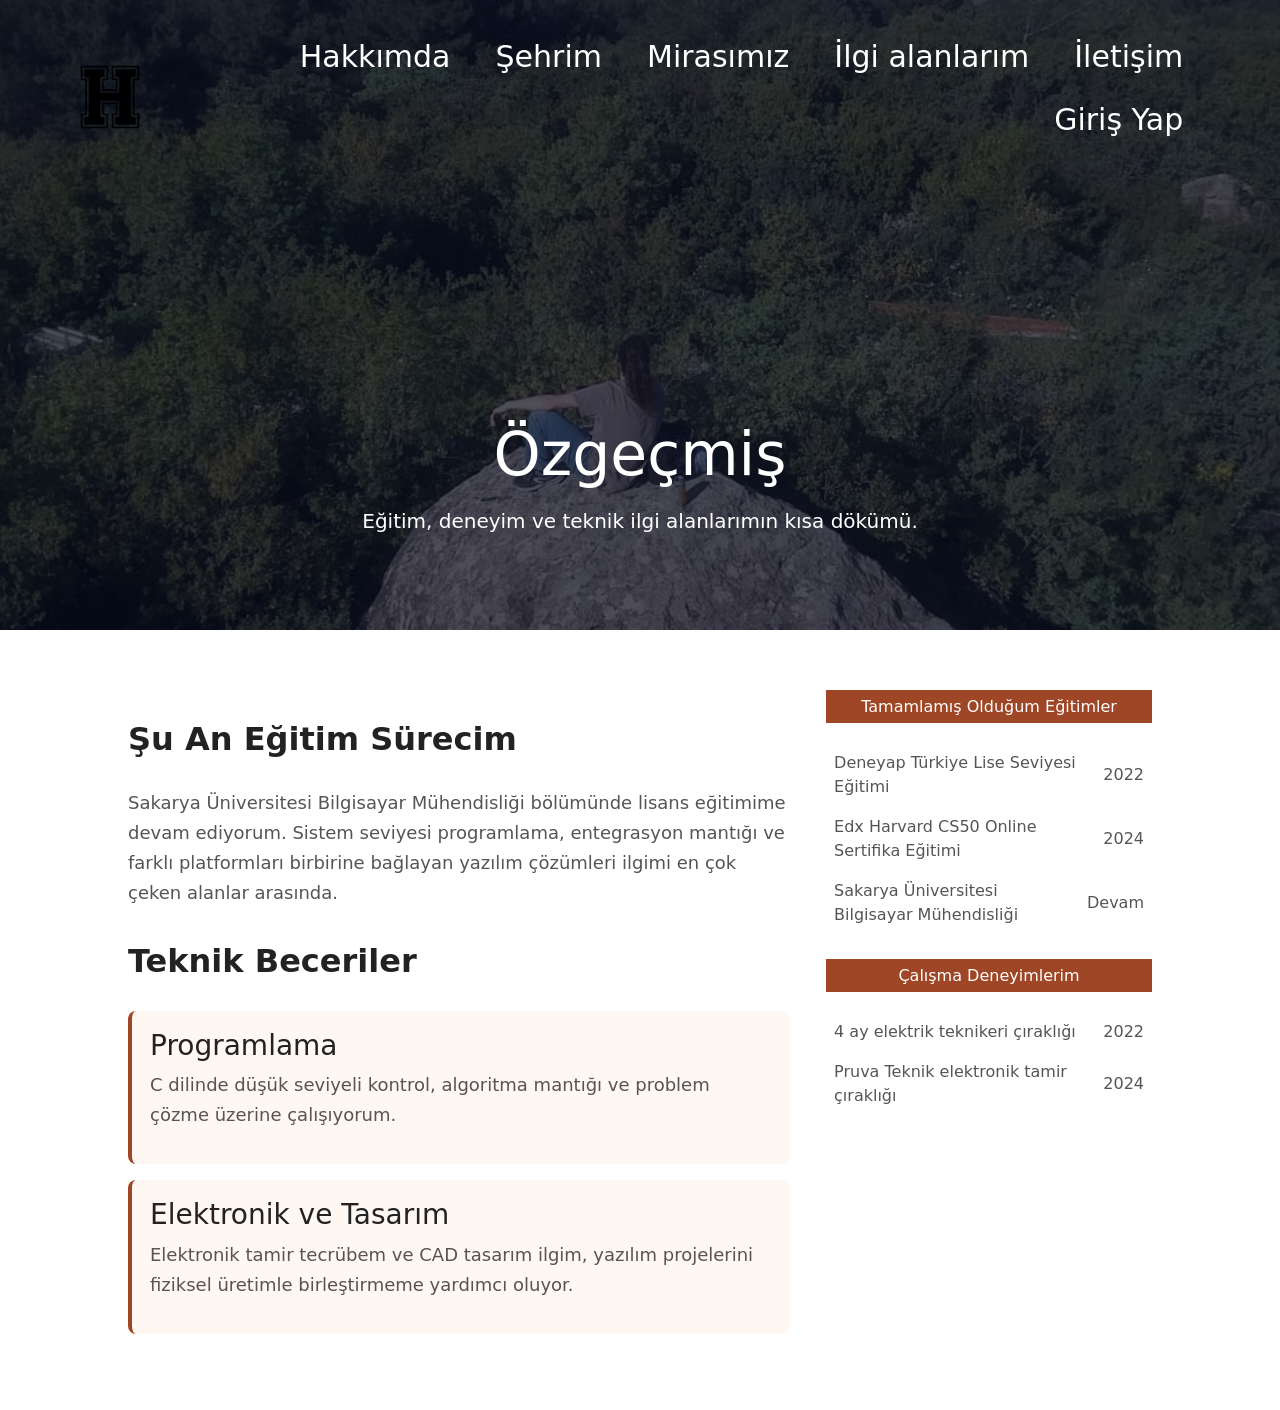
<file: CV/CV.html>
<!DOCTYPE html>
<html lang="tr">
    <head>
        <meta charset="utf-8">
        <meta name="viewport" content="width=device-width, initial-scale=1.0">
        <title>CV</title>
        <link rel="stylesheet" href="style.css">
        <link href="https://cdn.jsdelivr.net/npm/bootstrap@5.3.6/dist/css/bootstrap.min.css" rel="stylesheet">
        <link rel="stylesheet" href="https://cdn.jsdelivr.net/npm/@fortawesome/fontawesome-free@6.6.0/css/all.min.css">
    </head>
    <body>
        <header class="sub-header">
            <nav>
                <a href="../index.html" aria-label="Ana sayfa"><img class="logo-img" src="../images/Letter-H-PNG-Background-Image.png" alt="Logo"></a>
                <div class="nav-links" id="navLinks">
                    <i class="fa fa-angle-double-right" onclick="hideMenu()"></i>
                    <ul>
                        <li><a href="../Hakkımda/Hakkımda.html">Hakkımda</a></li>
                        <li><a href="../Şehrim/Sehrim.html">Şehrim</a></li>
                        <li><a href="../Şehrim/Mirasımız.html">Mirasımız</a></li>
                        <li><a href="../ilgi alanlarım/İlgi_alanlarım.html">İlgi alanlarım</a></li>
                        <li><a href="../iletişim/contact_form.html">İletişim</a></li>
                        <li><a href="../login/login.html">Giriş Yap</a></li>
                    </ul>
                </div>
                <i class="fa fa-bars" onclick="showwMenu()"></i>
            </nav>

            <div class="text-box">
                <h1>Özgeçmiş</h1>
                <p>Eğitim, deneyim ve teknik ilgi alanlarımın kısa dökümü.</p>
            </div>
        </header>

        <main class="cv-içerik">
            <section class="cv-grid" aria-labelledby="egitim-baslik">
                <article class="text-left">
                    <h2 id="egitim-baslik">Şu An Eğitim Sürecim</h2>
                    <p>Sakarya Üniversitesi Bilgisayar Mühendisliği bölümünde lisans eğitimime devam ediyorum. Sistem seviyesi programlama, entegrasyon mantığı ve farklı platformları birbirine bağlayan yazılım çözümleri ilgimi en çok çeken alanlar arasında.</p>

                    <section class="semantic-note" aria-labelledby="beceri-baslik">
                        <h2 id="beceri-baslik">Teknik Beceriler</h2>
                        <article>
                            <h3>Programlama</h3>
                            <p>C dilinde düşük seviyeli kontrol, algoritma mantığı ve problem çözme üzerine çalışıyorum.</p>
                        </article>
                        <article>
                            <h3>Elektronik ve Tasarım</h3>
                            <p>Elektronik tamir tecrübem ve CAD tasarım ilgim, yazılım projelerini fiziksel üretimle birleştirmeme yardımcı oluyor.</p>
                        </article>
                    </section>
                </article>

                <aside class="text-right" aria-label="Eğitim ve deneyim zaman çizelgesi">
                    <h3>Tamamlamış Olduğum Eğitimler</h3>
                    <div>
                        <span>Deneyap Türkiye Lise Seviyesi Eğitimi</span>
                        <span>2022</span>
                    </div>
                    <div>
                        <span>Edx Harvard CS50 Online Sertifika Eğitimi</span>
                        <span>2024</span>
                    </div>
                    <div>
                        <span>Sakarya Üniversitesi Bilgisayar Mühendisliği</span>
                        <span>Devam</span>
                    </div>
                    <br>
                    <h3>Çalışma Deneyimlerim</h3>
                    <div>
                        <span>4 ay elektrik teknikeri çıraklığı</span>
                        <span>2022</span>
                    </div>
                    <div>
                        <span>Pruva Teknik elektronik tamir çıraklığı</span>
                        <span>2024</span>
                    </div>
                </aside>
            </section>
        </main>

        <script>
            var navLinks = document.getElementById("navLinks");

            function showwMenu() {
                navLinks.style.right = '0';
            }
            function hideMenu() {
                navLinks.style.right = "-200px";
            }
        </script>
    </body>
</html>
</file>
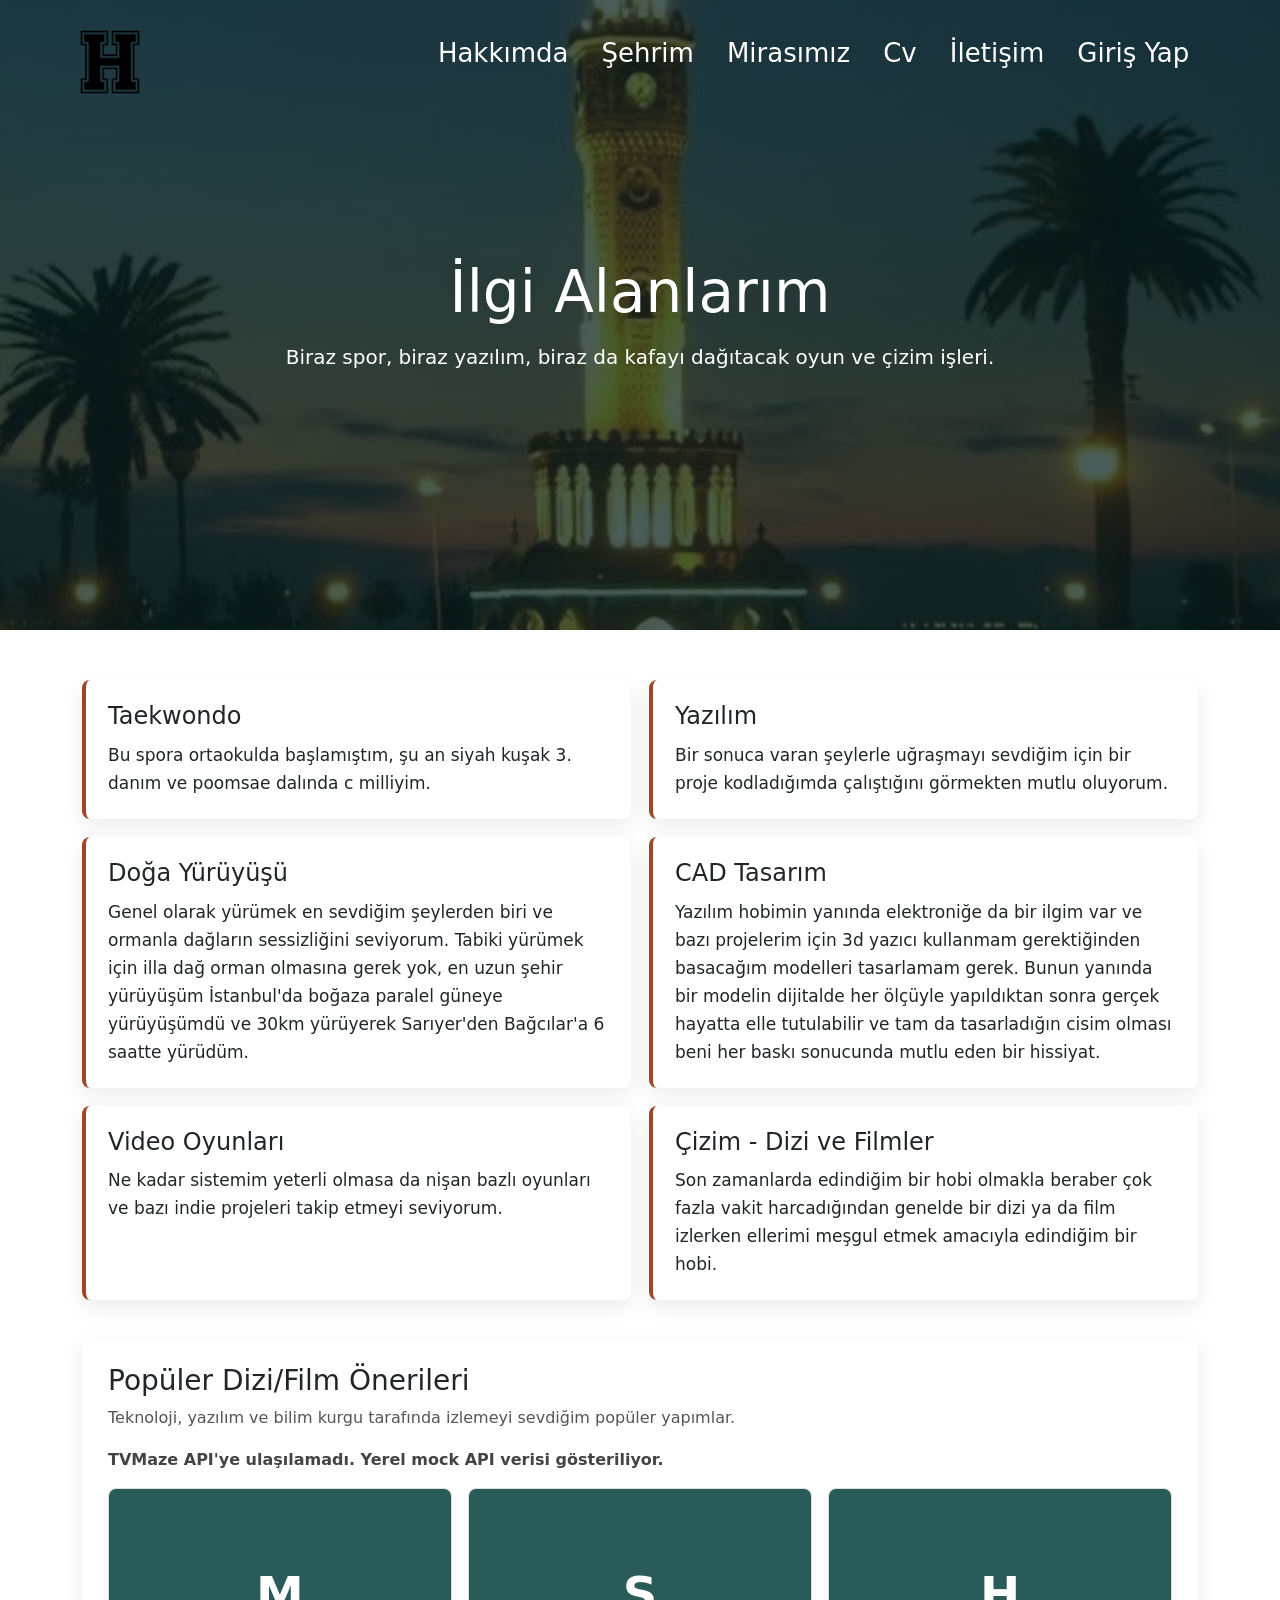
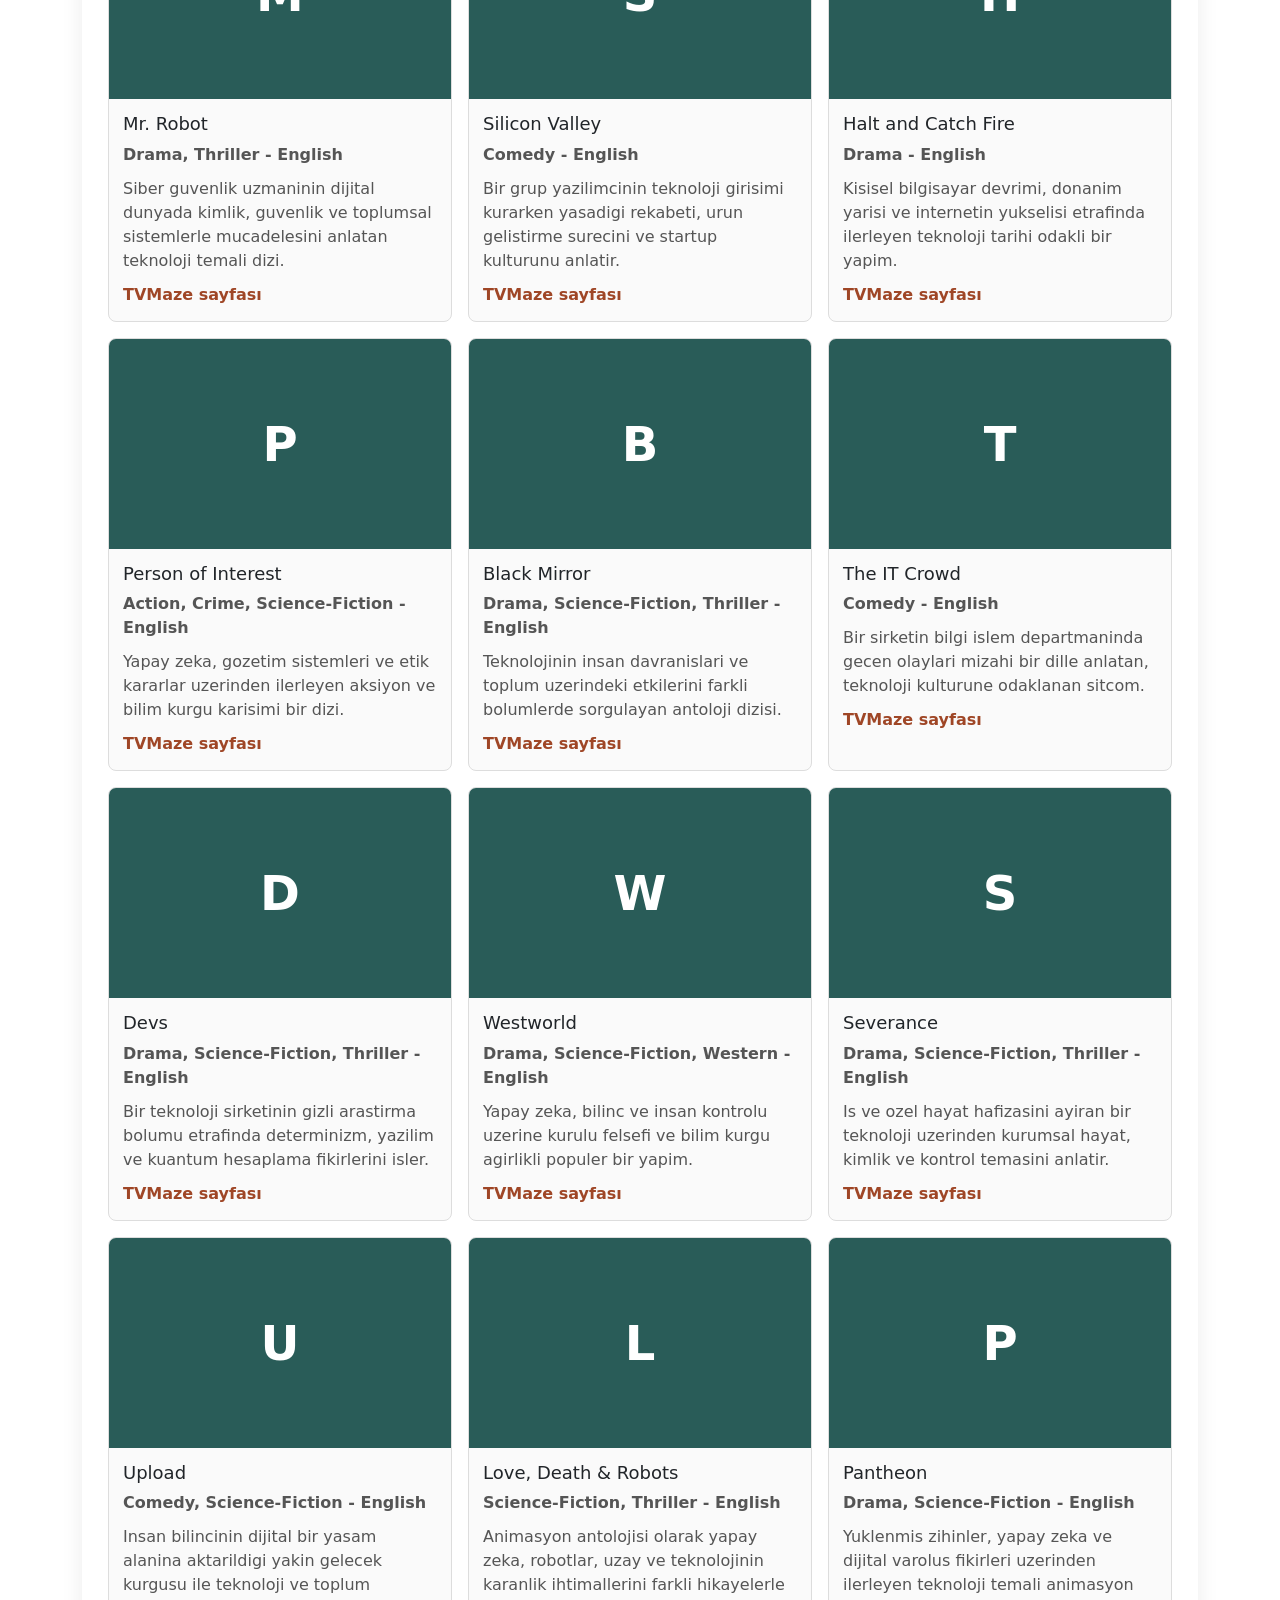
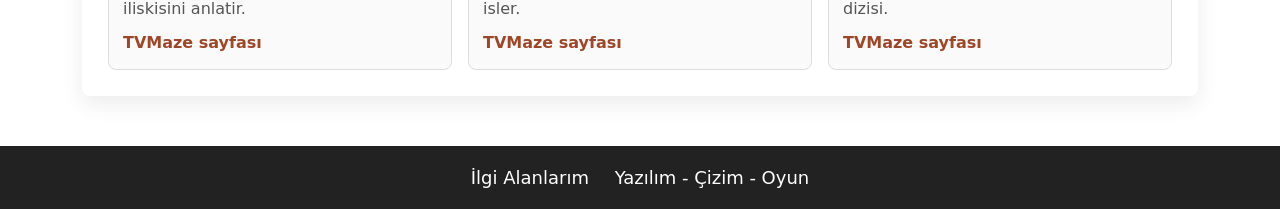
<file: ilgi alanlarım/İlgi_alanlarım.html>
<!DOCTYPE html>
<html lang="tr">
<head>
    <meta charset="UTF-8">
    <meta name="viewport" content="width=device-width, initial-scale=1.0">
    <title>İlgi Alanlarım</title>
    <link rel="stylesheet" href="style.css">
    <link href="https://cdn.jsdelivr.net/npm/bootstrap@5.3.6/dist/css/bootstrap.min.css" rel="stylesheet">
    <link rel="stylesheet" href="https://cdn.jsdelivr.net/npm/@fortawesome/fontawesome-free@6.6.0/css/all.min.css">
</head>
<body>
    <header class="sub-header">
        <nav>
            <a href="../index.html" aria-label="Ana sayfa"><img class="logo-img" src="../images/Letter-H-PNG-Background-Image.png" alt="Logo"></a>
            <div class="nav-links" id="navLinks">
                <i class="fa fa-angle-double-right" onclick="hideMenu()"></i>
                <ul>
                    <li><a href="../Hakkımda/Hakkımda.html">Hakkımda</a></li>
                    <li><a href="../Şehrim/Sehrim.html">Şehrim</a></li>
                    <li><a href="../Şehrim/Mirasımız.html">Mirasımız</a></li>
                    <li><a href="../CV/CV.html">Cv</a></li>
                    <li><a href="../iletişim/contact_form.html">İletişim</a></li>
                    <li><a href="../login/login.html">Giriş Yap</a></li>
                </ul>
            </div>
            <i class="fa fa-bars" onclick="showwMenu()"></i>
        </nav>

        <div class="text-box">
            <h1>İlgi Alanlarım</h1>
            <p>Biraz spor, biraz yazılım, biraz da kafayı dağıtacak oyun ve çizim işleri.</p>
        </div>
    </header>

    <main class="container">
        <section class="interest-grid">
            <article class="interest">
                <h2>Taekwondo</h2>
                <p>Bu spora ortaokulda başlamıştım, şu an siyah kuşak 3. danım ve poomsae dalında c milliyim.</p>
            </article>
            <article class="interest">
                <h2>Yazılım</h2>
                <p>Bir sonuca varan şeylerle uğraşmayı sevdiğim için bir proje kodladığımda çalıştığını görmekten mutlu oluyorum.</p>
            </article>
            <article class="interest">
                <h2>Doğa Yürüyüşü</h2>
                <p>Genel olarak yürümek en sevdiğim şeylerden biri ve ormanla dağların sessizliğini seviyorum. Tabiki yürümek için illa dağ orman olmasına gerek yok, en uzun şehir yürüyüşüm İstanbul'da boğaza paralel güneye yürüyüşümdü ve 30km yürüyerek Sarıyer'den Bağcılar'a 6 saatte yürüdüm.</p>
            </article>
            <article class="interest">
                <h2>CAD Tasarım</h2>
                <p>Yazılım hobimin yanında elektroniğe da bir ilgim var ve bazı projelerim için 3d yazıcı kullanmam gerektiğinden basacağım modelleri tasarlamam gerek. Bunun yanında bir modelin dijitalde her ölçüyle yapıldıktan sonra gerçek hayatta elle tutulabilir ve tam da tasarladığın cisim olması beni her baskı sonucunda mutlu eden bir hissiyat.</p>
            </article>
            <article class="interest">
                <h2>Video Oyunları</h2>
                <p>Ne kadar sistemim yeterli olmasa da nişan bazlı oyunları ve bazı indie projeleri takip etmeyi seviyorum.</p>
            </article>
            <article class="interest">
                <h2>Çizim - Dizi ve Filmler</h2>
                <p>Son zamanlarda edindiğim bir hobi olmakla beraber çok fazla vakit harcadığından genelde bir dizi ya da film izlerken ellerimi meşgul etmek amacıyla edindiğim bir hobi.</p>
            </article>
        </section>

        <section id="favorite-shows" class="api-panel">
            <div class="api-panel-title">
                <h2>Popüler Dizi/Film Önerileri</h2>
                <p>Teknoloji, yazılım ve bilim kurgu tarafında izlemeyi sevdiğim popüler yapımlar.</p>
            </div>
            <p id="apiStatus" class="api-status" aria-live="polite"></p>
            <div id="shows-list" class="shows-list"></div>
        </section>
    </main>

    <footer>
        <span>İlgi Alanlarım</span>
        <span>Yazılım - Çizim - Oyun</span>
    </footer>

    <script>
        var navLinks = document.getElementById("navLinks");

        function showwMenu() {
            navLinks.style.right = '0';
        }
        function hideMenu() {
            navLinks.style.right = "-220px";
        }

        function stripHtml(value) {
            const temporaryElement = document.createElement("div");
            temporaryElement.innerHTML = value || "";
            return temporaryElement.textContent || temporaryElement.innerText || "Açıklama bulunamadı.";
        }

        const popularShowQueries = [
            "Mr. Robot",
            "Black Mirror",
            "Silicon Valley",
            "Person of Interest",
            "Halt and Catch Fire",
            "The IT Crowd",
            "Devs",
            "Westworld",
            "Severance",
            "Upload",
            "Love Death Robots",
            "Pantheon"
        ];

        function normalizeTvMazeShow(show) {
            return {
                title: show.name,
                image: show.image ? show.image.medium : "",
                info: `${show.genres && show.genres.length ? show.genres.join(", ") : "Dizi"} - ${show.language || "Dil bilgisi yok"}`,
                summary: stripHtml(show.summary).slice(0, 150),
                url: show.url
            };
        }

        async function fetchTvMazeShow(query) {
            const response = await fetch(`https://api.tvmaze.com/singlesearch/shows?q=${encodeURIComponent(query)}`);
            if (!response.ok) {
                throw new Error(`${query} için API yanıtı başarısız.`);
            }

            return normalizeTvMazeShow(await response.json());
        }

        function renderShows(shows) {
            const showsList = document.getElementById("shows-list");
            showsList.innerHTML = "";

            shows.forEach(function (show) {
                const card = document.createElement("article");
                card.className = "show-card";

                if (show.image) {
                    const image = document.createElement("img");
                    image.src = show.image;
                    image.alt = show.title;
                    card.appendChild(image);
                } else {
                    const placeholder = document.createElement("div");
                    placeholder.className = "poster-placeholder";
                    placeholder.textContent = show.title.charAt(0);
                    card.appendChild(placeholder);
                }

                const content = document.createElement("div");
                const title = document.createElement("h3");
                title.textContent = show.title;

                const info = document.createElement("p");
                info.className = "show-info";
                info.textContent = show.info;

                const summary = document.createElement("p");
                summary.textContent = show.summary;

                const link = document.createElement("a");
                link.href = show.url;
                link.target = "_blank";
                link.rel = "noopener";
                link.textContent = "TVMaze sayfası";

                content.append(title, info, summary, link);
                card.appendChild(content);
                showsList.appendChild(card);
            });
        }

        async function fetchShows() {
            const status = document.getElementById("apiStatus");

            status.textContent = "Öneriler yükleniyor...";

            try {
                const apiResults = await Promise.allSettled(popularShowQueries.map(fetchTvMazeShow));
                const apiShows = apiResults
                    .filter(function (result) {
                        return result.status === "fulfilled";
                    })
                    .map(function (result) {
                        return result.value;
                    });

                if (apiShows.length >= 12) {
                    renderShows(apiShows.slice(0, 12));
                    status.textContent = "12 öneri TVMaze API üzerinden yüklendi.";
                    return;
                }

                const mockResponse = await fetch("../mock-api/tv-shows.json");
                if (!mockResponse.ok) {
                    throw new Error("Mock veri alınamadı.");
                }

                const mockData = await mockResponse.json();
                const combinedShows = apiShows.concat(mockData).filter(function (show, index, list) {
                    return list.findIndex(function (item) {
                        return item.title === show.title;
                    }) === index;
                });

                renderShows(combinedShows.slice(0, 12));
                status.textContent = apiShows.length
                    ? "TVMaze API kısmi veri döndürdü. Liste yerel mock veriyle 12 öneriye tamamlandı."
                    : "TVMaze API'ye ulaşılamadı. Yerel mock API verisi gösteriliyor.";
            } catch (error) {
                status.textContent = "API ve yerel mock veri alınamadı.";
            }
        }

        fetchShows();
    </script>
</body>
</html>
</file>
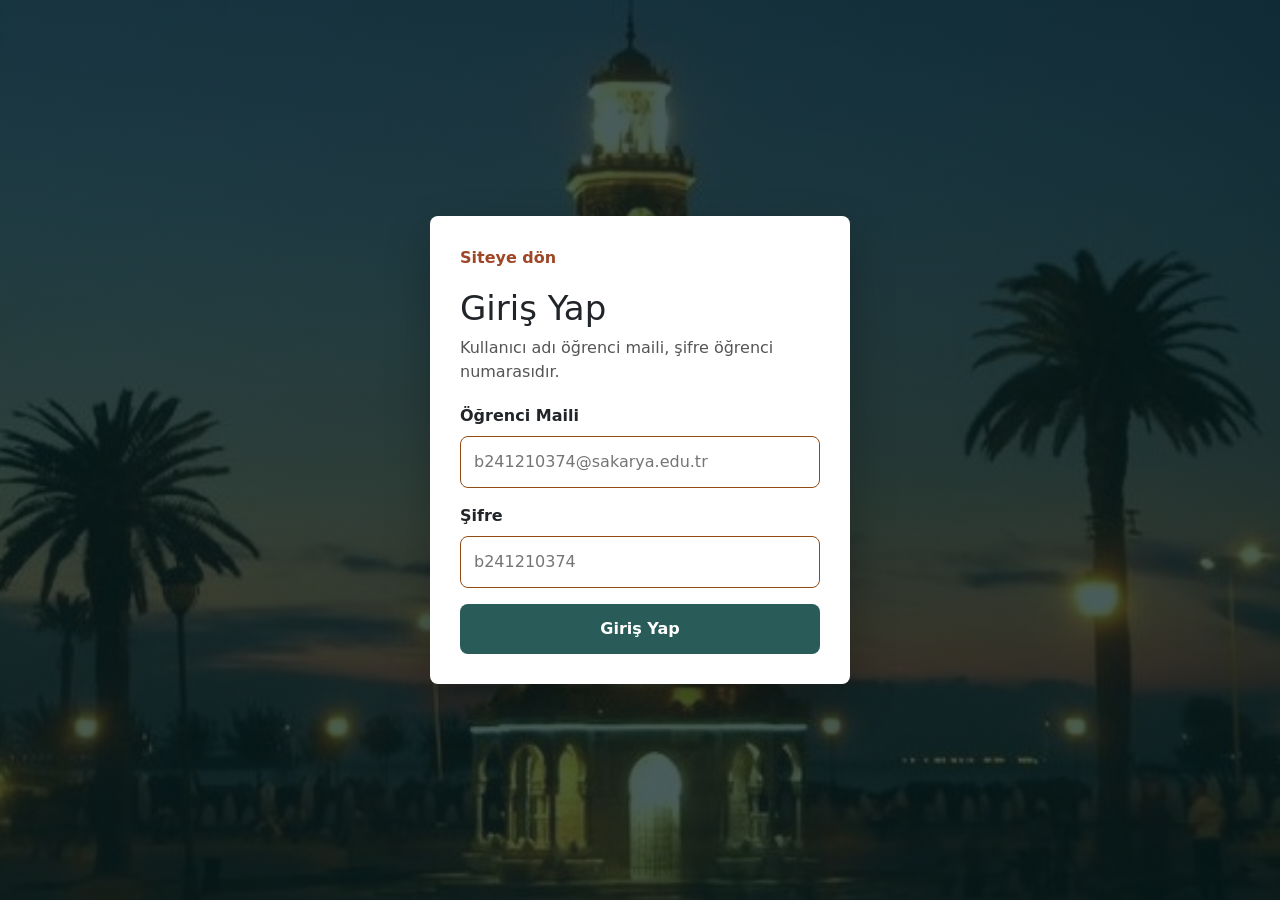
<file: login/login.html>
<!DOCTYPE html>
<html lang="tr">
<head>
    <meta charset="UTF-8">
    <meta name="viewport" content="width=device-width, initial-scale=1.0">
    <title>Giriş Yap</title>
    <link rel="stylesheet" href="style.css">
    <link href="https://cdn.jsdelivr.net/npm/bootstrap@5.3.6/dist/css/bootstrap.min.css" rel="stylesheet">
</head>
<body>
    <main class="login-page">
        <section class="login-card">
            <a class="back-link" href="../Hakkımda/Hakkımda.html">Siteye dön</a>
            <h1>Giriş Yap</h1>
            <p class="login-info">Kullanıcı adı öğrenci maili, şifre öğrenci numarasıdır.</p>

            <div id="loginError" class="login-message error" aria-live="polite"></div>

            <form id="loginForm" action="login.php" method="post" novalidate>
                <label for="email">Öğrenci Maili</label>
                <input id="email" type="email" name="email" placeholder="b241210374@sakarya.edu.tr">

                <label for="password">Şifre</label>
                <input id="password" type="password" name="password" placeholder="b241210374">

                <button type="submit">Giriş Yap</button>
            </form>
        </section>
    </main>

    <script>
        const form = document.getElementById("loginForm");
        const errorBox = document.getElementById("loginError");
        const params = new URLSearchParams(window.location.search);

        if (params.get("error") === "1") {
            errorBox.textContent = "Bilgiler hatalı veya eksik. Lütfen tekrar deneyin.";
        }

        form.addEventListener("submit", function (event) {
            const email = form.elements["email"].value.trim();
            const password = form.elements["password"].value.trim();
            const sakaryaMailPattern = /^[a-z]\d{9,10}@sakarya\.edu\.tr$/i;
            const errors = [];

            if (!email) errors.push("Mail alanı boş bırakılamaz.");
            if (email && !sakaryaMailPattern.test(email)) errors.push("Mail, öğrenci numarası formatında ve sakarya.edu.tr uzantılı olmalıdır.");
            if (!password) errors.push("Şifre alanı boş bırakılamaz.");
            if (email && sakaryaMailPattern.test(email) && password && password !== email.split("@")[0]) {
                errors.push("Şifre, mail adresindeki öğrenci numarasıyla aynı olmalıdır.");
            }

            if (errors.length) {
                event.preventDefault();
                errorBox.innerHTML = errors.join("<br>");
            }
        });
    </script>
</body>
</html>
</file>
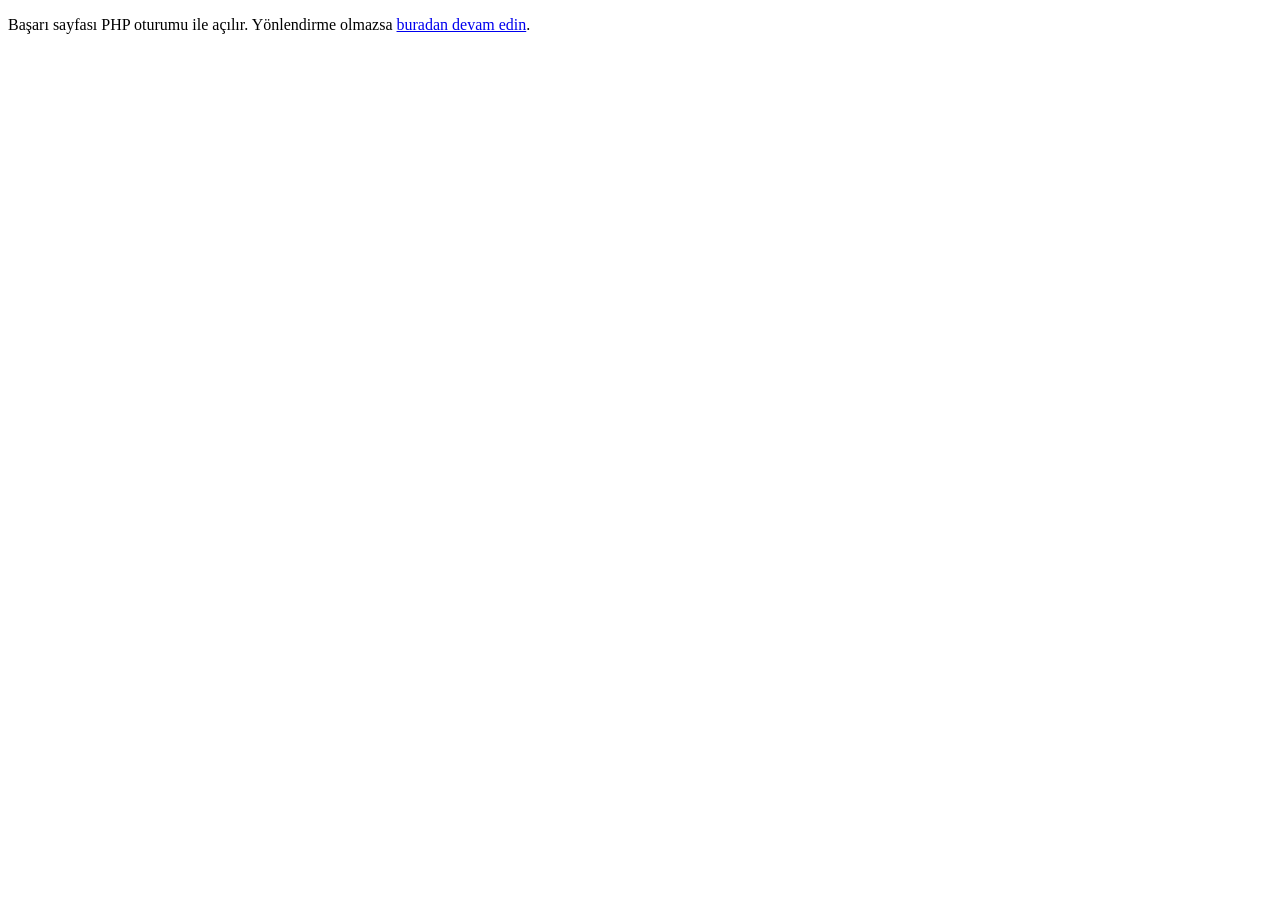
<file: login/login_succes.html>
<!DOCTYPE html>
<html lang="tr">
<head>
    <meta charset="UTF-8">
    <meta name="viewport" content="width=device-width, initial-scale=1.0">
    <meta http-equiv="refresh" content="0; url=login_success.php">
    <title>Giriş Başarılı</title>
</head>
<body>
    <p>Başarı sayfası PHP oturumu ile açılır. Yönlendirme olmazsa <a href="login_success.php">buradan devam edin</a>.</p>
</body>
</html>
</file>
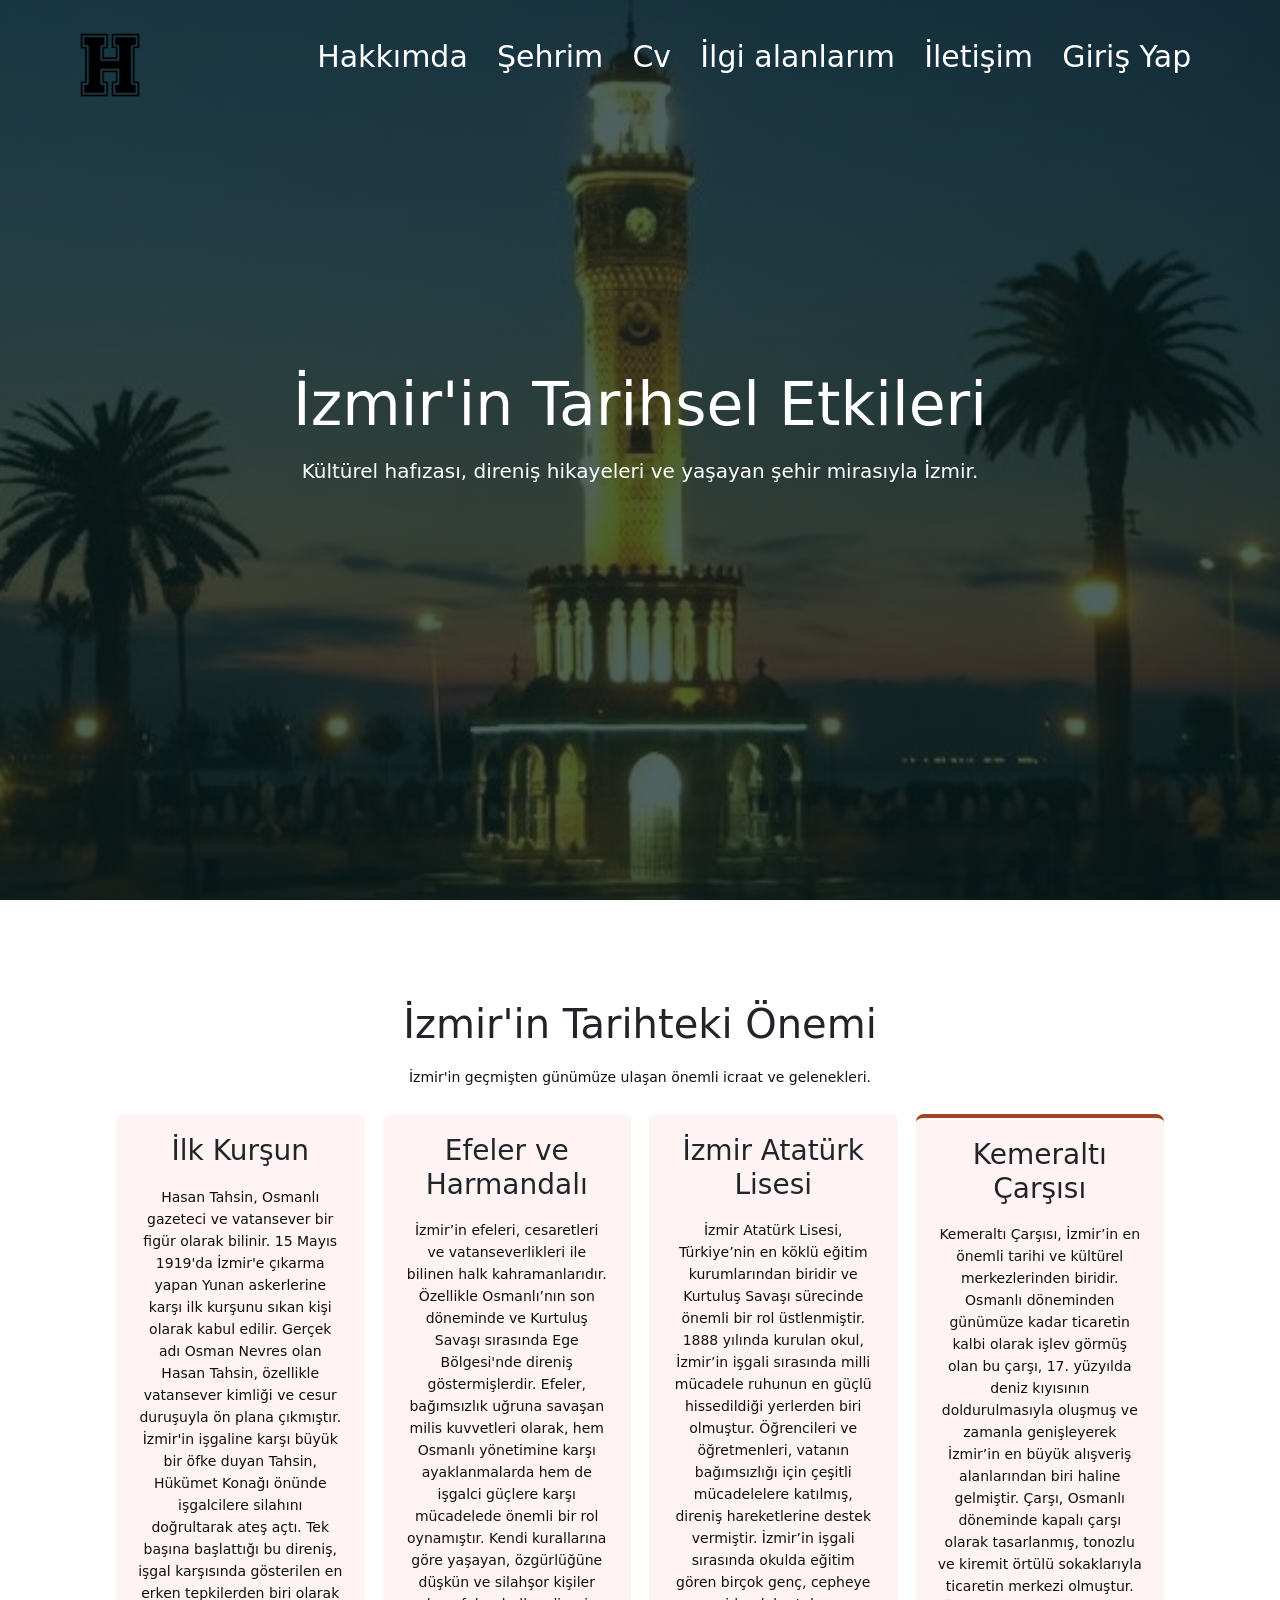
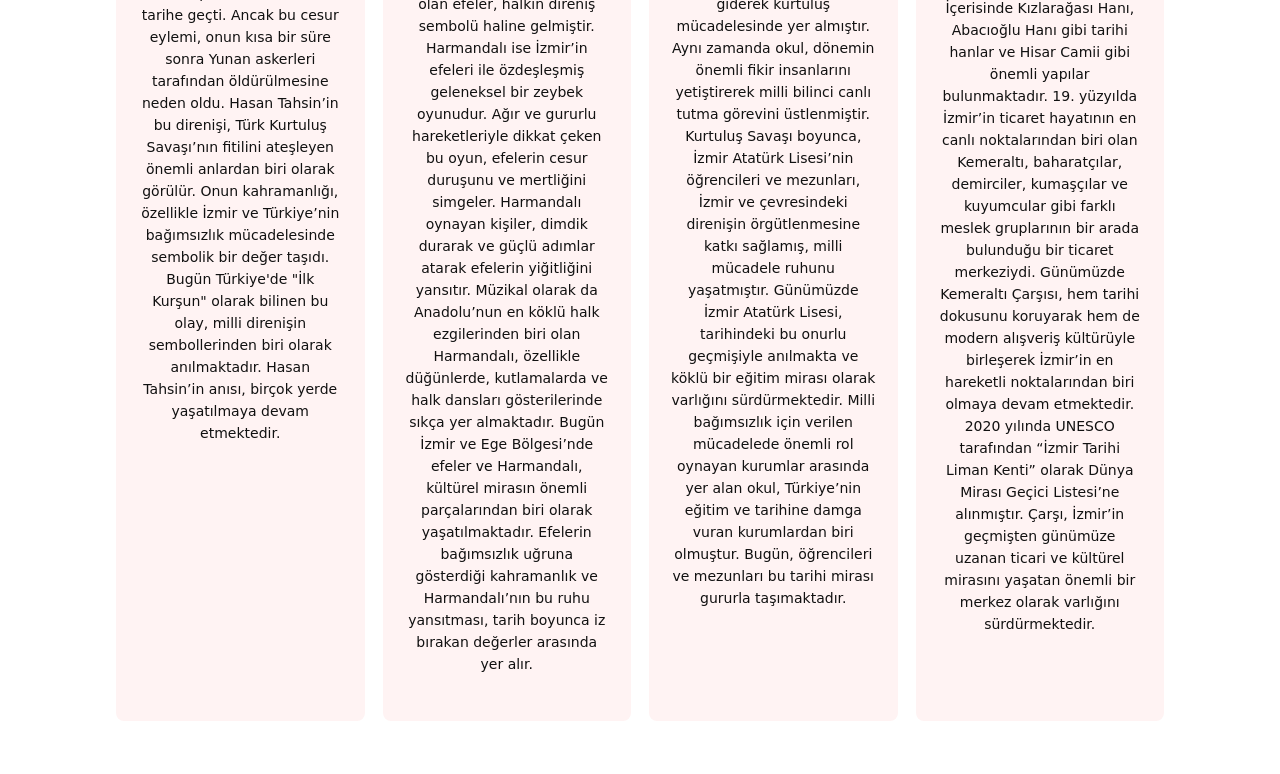
<file: Şehrim/Mirasımız.html>
<!DOCTYPE html>
<html lang="tr">
    <head>
        <meta charset="utf-8">
        <meta name="viewport" content="width=device-width, initial-scale=1.0">
        <title>Mirasımız</title>
        <link rel="stylesheet" href="style.css">
        <link href="https://cdn.jsdelivr.net/npm/bootstrap@5.3.6/dist/css/bootstrap.min.css" rel="stylesheet">
        <link rel="stylesheet" href="https://cdn.jsdelivr.net/npm/@fortawesome/fontawesome-free@6.6.0/css/all.min.css">
    </head>
    <body>
        <header class="header">
            <nav>
                <a href="../index.html" aria-label="Ana sayfa"><img class="logo-img" src="../images/Letter-H-PNG-Background-Image.png" alt="Logo"></a>
                <div class="nav-links" id="navLinks">
                    <i class="fa fa-angle-double-right" onclick="hideMenu()"></i>
                    <ul>
                        <li><a href="../Hakkımda/Hakkımda.html">Hakkımda</a></li>
                        <li><a href="Sehrim.html">Şehrim</a></li>
                        <li><a href="../CV/CV.html">Cv</a></li>
                        <li><a href="../ilgi alanlarım/İlgi_alanlarım.html">İlgi alanlarım</a></li>
                        <li><a href="../iletişim/contact_form.html">İletişim</a></li>
                        <li><a href="../login/login.html">Giriş Yap</a></li>
                    </ul>
                </div>
                <i class="fa fa-bars" onclick="showwMenu()"></i>
            </nav>

            <div class="text-box">
                <h1>İzmir'in Tarihsel Etkileri</h1>
                <p>Kültürel hafızası, direniş hikayeleri ve yaşayan şehir mirasıyla İzmir.</p>
            </div>
        </header>

        <main>
            <section class="yerler">
                <h1>İzmir'in Tarihteki Önemi</h1>
                <p>İzmir'in geçmişten günümüze ulaşan önemli icraat ve gelenekleri.</p>
                
                <div class="row">
                    <article class="şehir-col">
                        <h3>İlk Kurşun</h3>
                        <p>Hasan Tahsin, Osmanlı gazeteci ve vatansever bir figür olarak bilinir. 15 Mayıs 1919'da İzmir'e çıkarma yapan Yunan askerlerine karşı ilk kurşunu sıkan kişi olarak kabul edilir. Gerçek adı Osman Nevres olan Hasan Tahsin, özellikle vatansever kimliği ve cesur duruşuyla ön plana çıkmıştır.
İzmir'in işgaline karşı büyük bir öfke duyan Tahsin, Hükümet Konağı önünde işgalcilere silahını doğrultarak ateş açtı. Tek başına başlattığı bu direniş, işgal karşısında gösterilen en erken tepkilerden biri olarak tarihe geçti. Ancak bu cesur eylemi, onun kısa bir süre sonra Yunan askerleri tarafından öldürülmesine neden oldu.
Hasan Tahsin’in bu direnişi, Türk Kurtuluş Savaşı’nın fitilini ateşleyen önemli anlardan biri olarak görülür. Onun kahramanlığı, özellikle İzmir ve Türkiye’nin bağımsızlık mücadelesinde sembolik bir değer taşıdı. Bugün Türkiye'de "İlk Kurşun" olarak bilinen bu olay, milli direnişin sembollerinden biri olarak anılmaktadır. Hasan Tahsin’in anısı, birçok yerde yaşatılmaya devam etmektedir.</p>
                    </article>
                    <article class="şehir-col">
                        <h3>Efeler ve Harmandalı</h3>
                        <p>İzmir’in efeleri, cesaretleri ve vatanseverlikleri ile bilinen halk kahramanlarıdır. Özellikle Osmanlı’nın son döneminde ve Kurtuluş Savaşı sırasında Ege Bölgesi'nde direniş göstermişlerdir. Efeler, bağımsızlık uğruna savaşan milis kuvvetleri olarak, hem Osmanlı yönetimine karşı ayaklanmalarda hem de işgalci güçlere karşı mücadelede önemli bir rol oynamıştır. Kendi kurallarına göre yaşayan, özgürlüğüne düşkün ve silahşor kişiler olan efeler, halkın direniş sembolü haline gelmiştir.
Harmandalı ise İzmir’in efeleri ile özdeşleşmiş geleneksel bir zeybek oyunudur. Ağır ve gururlu hareketleriyle dikkat çeken bu oyun, efelerin cesur duruşunu ve mertliğini simgeler. Harmandalı oynayan kişiler, dimdik durarak ve güçlü adımlar atarak efelerin yiğitliğini yansıtır. Müzikal olarak da Anadolu’nun en köklü halk ezgilerinden biri olan Harmandalı, özellikle düğünlerde, kutlamalarda ve halk dansları gösterilerinde sıkça yer almaktadır.
Bugün İzmir ve Ege Bölgesi’nde efeler ve Harmandalı, kültürel mirasın önemli parçalarından biri olarak yaşatılmaktadır. Efelerin bağımsızlık uğruna gösterdiği kahramanlık ve Harmandalı’nın bu ruhu yansıtması, tarih boyunca iz bırakan değerler arasında yer alır.</p>
                    </article>
                    <article class="şehir-col">
                        <h3>İzmir Atatürk Lisesi</h3>
                        <p>İzmir Atatürk Lisesi, Türkiye’nin en köklü eğitim kurumlarından biridir ve Kurtuluş Savaşı sürecinde önemli bir rol üstlenmiştir. 1888 yılında kurulan okul, İzmir’in işgali sırasında milli mücadele ruhunun en güçlü hissedildiği yerlerden biri olmuştur.
Öğrencileri ve öğretmenleri, vatanın bağımsızlığı için çeşitli mücadelelere katılmış, direniş hareketlerine destek vermiştir. İzmir’in işgali sırasında okulda eğitim gören birçok genç, cepheye giderek kurtuluş mücadelesinde yer almıştır. Aynı zamanda okul, dönemin önemli fikir insanlarını yetiştirerek milli bilinci canlı tutma görevini üstlenmiştir. Kurtuluş Savaşı boyunca, İzmir Atatürk Lisesi’nin öğrencileri ve mezunları, İzmir ve çevresindeki direnişin örgütlenmesine katkı sağlamış, milli mücadele ruhunu yaşatmıştır.
Günümüzde İzmir Atatürk Lisesi, tarihindeki bu onurlu geçmişiyle anılmakta ve köklü bir eğitim mirası olarak varlığını sürdürmektedir. Milli bağımsızlık için verilen mücadelede önemli rol oynayan kurumlar arasında yer alan okul, Türkiye’nin eğitim ve tarihine damga vuran kurumlardan biri olmuştur. Bugün, öğrencileri ve mezunları bu tarihi mirası gururla taşımaktadır.</p>
                    </article>
                    <article class="şehir-col heritage-focus">
                        <h3>Kemeraltı Çarşısı</h3>
                        <p>Kemeraltı Çarşısı, İzmir’in en önemli tarihi ve kültürel merkezlerinden biridir. Osmanlı döneminden günümüze kadar ticaretin kalbi olarak işlev görmüş olan bu çarşı, 17. yüzyılda deniz kıyısının doldurulmasıyla oluşmuş ve zamanla genişleyerek İzmir’in en büyük alışveriş alanlarından biri haline gelmiştir.
Çarşı, Osmanlı döneminde kapalı çarşı olarak tasarlanmış, tonozlu ve kiremit örtülü sokaklarıyla ticaretin merkezi olmuştur. İçerisinde Kızlarağası Hanı, Abacıoğlu Hanı gibi tarihi hanlar ve Hisar Camii gibi önemli yapılar bulunmaktadır. 19. yüzyılda İzmir’in ticaret hayatının en canlı noktalarından biri olan Kemeraltı, baharatçılar, demirciler, kumaşçılar ve kuyumcular gibi farklı meslek gruplarının bir arada bulunduğu bir ticaret merkeziydi.
Günümüzde Kemeraltı Çarşısı, hem tarihi dokusunu koruyarak hem de modern alışveriş kültürüyle birleşerek İzmir’in en hareketli noktalarından biri olmaya devam etmektedir. 2020 yılında UNESCO tarafından “İzmir Tarihi Liman Kenti” olarak Dünya Mirası Geçici Listesi’ne alınmıştır. Çarşı, İzmir’in geçmişten günümüze uzanan ticari ve kültürel mirasını yaşatan önemli bir merkez olarak varlığını sürdürmektedir.</p>
                    </article>
                </div>
            </section>
        </main>

        <script>
            var navLinks = document.getElementById("navLinks");

            function showwMenu() {
                navLinks.style.right = '0';
            }
            function hideMenu() {
                navLinks.style.right = "-200px";
            }
        </script>
    </body>
</html>
</file>
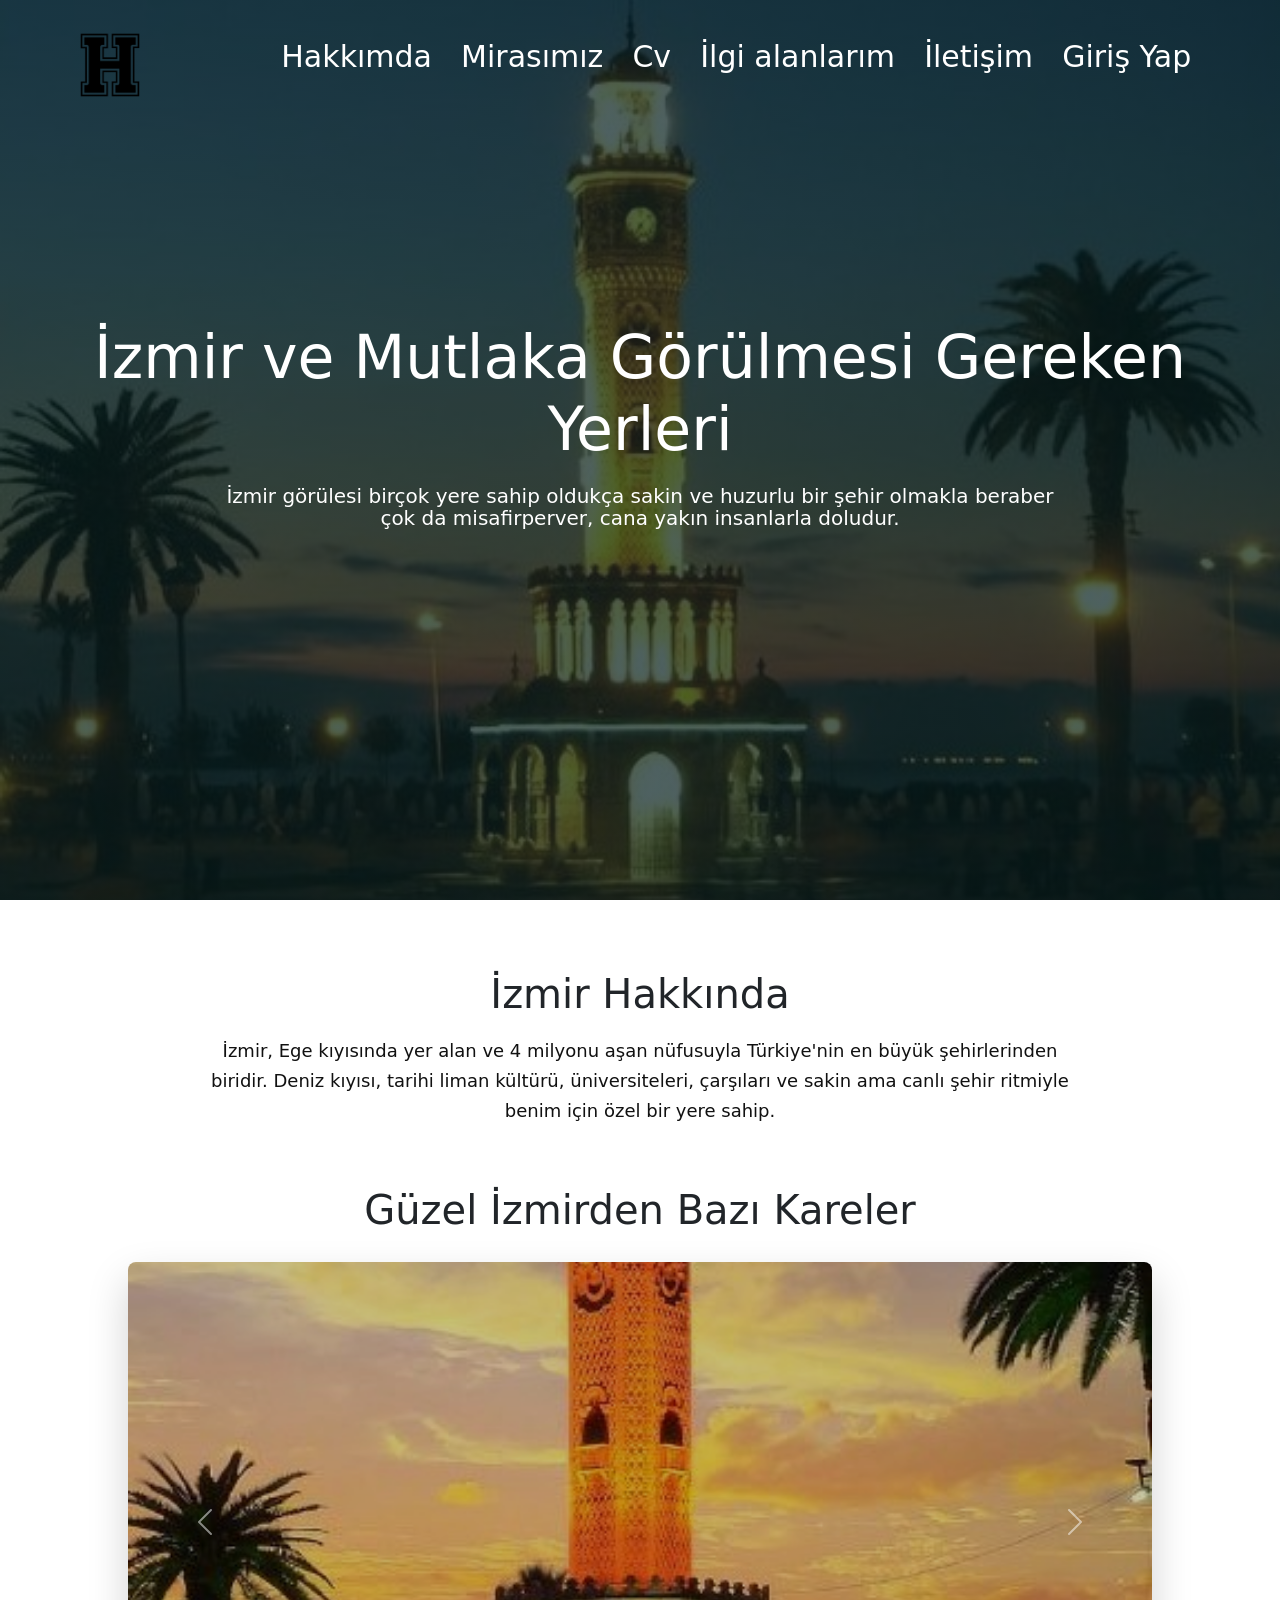
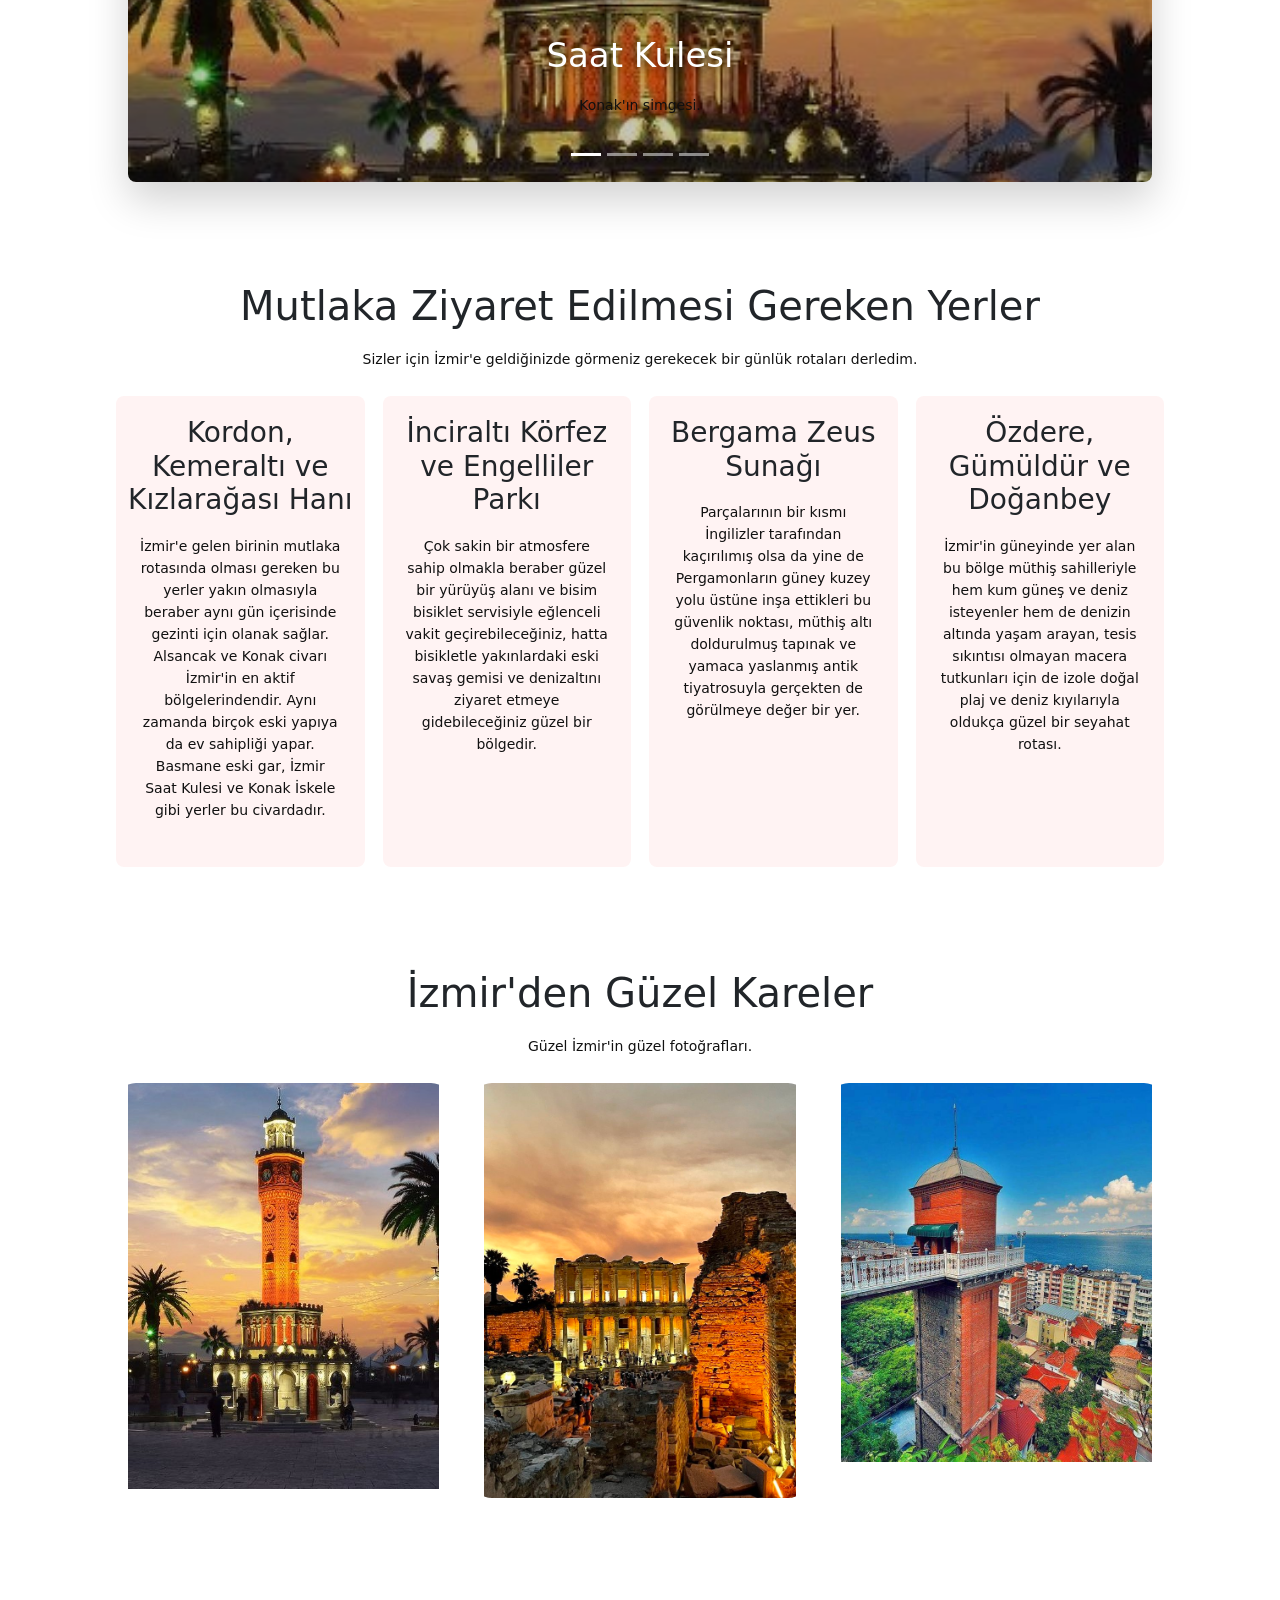
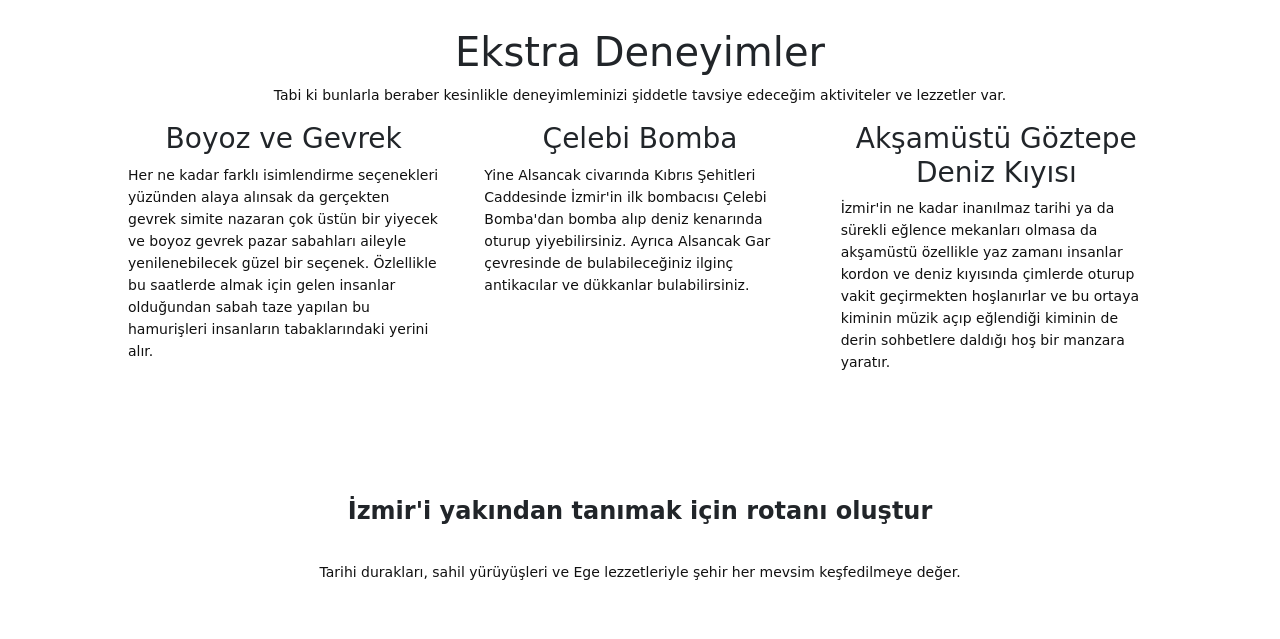
<file: Şehrim/Sehrim.html>
<!DOCTYPE html>
<html lang="tr">
    <head>
        <meta charset="utf-8">
        <meta name="viewport" content="width=device-width, initial-scale=1.0">
        <title>Şehrim</title>
        <link rel="stylesheet" href="style.css">
        <link href="https://cdn.jsdelivr.net/npm/bootstrap@5.3.6/dist/css/bootstrap.min.css" rel="stylesheet">
        <link rel="stylesheet" href="https://cdn.jsdelivr.net/npm/@fortawesome/fontawesome-free@6.6.0/css/all.min.css">
    </head>
    <body>
        <header class="header">
            <nav>
                <a href="../index.html" aria-label="Ana sayfa"><img class="logo-img" src="../images/Letter-H-PNG-Background-Image.png" alt="Logo"></a>
                <div class="nav-links" id="navLinks">
                    <i class="fa fa-angle-double-right" onclick="hideMenu()"></i>
                    <ul>
                        <li><a href="../Hakkımda/Hakkımda.html">Hakkımda</a></li>
                        <li><a href="Mirasımız.html">Mirasımız</a></li>
                        <li><a href="../CV/CV.html">Cv</a></li>
                        <li><a href="../ilgi alanlarım/İlgi_alanlarım.html">İlgi alanlarım</a></li>
                        <li><a href="../iletişim/contact_form.html">İletişim</a></li>
                        <li><a href="../login/login.html">Giriş Yap</a></li>
                    </ul>
                </div>
                <i class="fa fa-bars" onclick="showwMenu()"></i>
            </nav>

            <div class="text-box">
                <h1>İzmir ve Mutlaka Görülmesi Gereken Yerleri</h1>
                <p>İzmir görülesi birçok yere sahip oldukça sakin ve huzurlu bir şehir olmakla beraber <br>çok da misafirperver, cana yakın insanlarla doludur.</p>
            </div>
        </header>

        <main>
            <section class="sehir-bilgisi">
                <h1>İzmir Hakkında</h1>
                <p>İzmir, Ege kıyısında yer alan ve 4 milyonu aşan nüfusuyla Türkiye'nin en büyük şehirlerinden biridir. Deniz kıyısı, tarihi liman kültürü, üniversiteleri, çarşıları ve sakin ama canlı şehir ritmiyle benim için özel bir yere sahip.</p>
            </section>

            <section class="slider-alani" aria-labelledby="slider-baslik">
                <h1 id="slider-baslik">Güzel İzmirden Bazı Kareler</h1>
                <div id="izmirSlider" class="carousel slide" data-bs-ride="carousel">
                    <div class="carousel-indicators">
                        <button type="button" data-bs-target="#izmirSlider" data-bs-slide-to="0" class="active" aria-current="true" aria-label="Saat Kulesi"></button>
                        <button type="button" data-bs-target="#izmirSlider" data-bs-slide-to="1" aria-label="Efes Antik Kenti"></button>
                        <button type="button" data-bs-target="#izmirSlider" data-bs-slide-to="2" aria-label="Tarihi Asansör"></button>
                        <button type="button" data-bs-target="#izmirSlider" data-bs-slide-to="3" aria-label="Bergama Zeus Sunağı"></button>
                    </div>
                    <div class="carousel-inner">
                        <div class="carousel-item active">
                            <a href="#saat-kulesi">
                                <img src="../images/İzmir Saat Kulesi.jpeg" class="d-block w-100" alt="İzmir Saat Kulesi">
                                <div class="carousel-caption">
                                    <h2>Saat Kulesi</h2>
                                    <p>Konak'ın simgesi.</p>
                                </div>
                            </a>
                        </div>
                        <div class="carousel-item">
                            <a href="#efes">
                                <img src="../images/Efes Antik Kenti.jpeg" class="d-block w-100" alt="Efes Antik Kenti">
                                <div class="carousel-caption">
                                    <h2>Efes Antik Kenti</h2>
                                    <p>Tarihin en etkileyici duraklarından biri.</p>
                                </div>
                            </a>
                        </div>
                        <div class="carousel-item">
                            <a href="#asansor">
                                <img src="../images/tarihi asansör.jpeg" class="d-block w-100" alt="Tarihi Asansör">
                                <div class="carousel-caption">
                                    <h2>Tarihi Asansör</h2>
                                    <p>İzmir manzarasına farklı bir açı.</p>
                                </div>
                            </a>
                        </div>
                        <div class="carousel-item">
                            <a href="#zeus-sunagi">
                                <img src="../images/zeus sunağı.jpg" class="d-block w-100" alt="Bergama Zeus Sunağı">
                                <div class="carousel-caption">
                                    <h2>Bergama Zeus Sunağı</h2>
                                    <p>Bergama'nın güçlü tarihinden bir iz.</p>
                                </div>
                            </a>
                        </div>
                    </div>
                    <button class="carousel-control-prev" type="button" data-bs-target="#izmirSlider" data-bs-slide="prev" aria-label="Önceki görsel">
                        <span class="carousel-control-prev-icon" aria-hidden="true"></span>
                    </button>
                    <button class="carousel-control-next" type="button" data-bs-target="#izmirSlider" data-bs-slide="next" aria-label="Sonraki görsel">
                        <span class="carousel-control-next-icon" aria-hidden="true"></span>
                    </button>
                </div>
            </section>

            <section class="yerler">
                <h1>Mutlaka Ziyaret Edilmesi Gereken Yerler</h1>
                <p>Sizler için İzmir'e geldiğinizde görmeniz gerekecek bir günlük rotaları derledim.</p>
                
                <div class="row">
                    <article id="saat-kulesi" class="şehir-col">
                        <h3>Kordon, Kemeraltı ve Kızlarağası Hanı</h3>
                        <p>İzmir'e gelen birinin mutlaka rotasında olması gereken bu yerler yakın olmasıyla beraber 
                            aynı gün içerisinde gezinti için olanak sağlar. Alsancak ve Konak civarı İzmir'in en aktif bölgelerindendir.
                            Aynı zamanda birçok eski yapıya da ev sahipliği yapar. Basmane eski gar, İzmir Saat Kulesi ve Konak İskele 
                            gibi yerler bu civardadır.
                        </p>
                    </article>
                    <article id="asansor" class="şehir-col">
                        <h3>İnciraltı Körfez ve Engelliler Parkı</h3>
                        <p>Çok sakin bir atmosfere sahip olmakla beraber güzel bir yürüyüş alanı ve bisim bisiklet servisiyle 
                            eğlenceli vakit geçirebileceğiniz, hatta bisikletle yakınlardaki eski savaş gemisi ve denizaltını
                            ziyaret etmeye gidebileceğiniz güzel bir bölgedir.
                        </p>
                    </article>
                    <article id="zeus-sunagi" class="şehir-col">
                        <h3>Bergama Zeus Sunağı</h3>
                        <p>Parçalarının bir kısmı İngilizler tarafından kaçırılımış olsa da yine de Pergamonların 
                            güney kuzey yolu üstüne inşa ettikleri bu güvenlik noktası, müthiş altı doldurulmuş tapınak ve yamaca yaslanmış antik
                            tiyatrosuyla gerçekten de görülmeye değer bir yer.
                        </p>
                    </article>
                    <article id="efes" class="şehir-col">
                        <h3>Özdere, Gümüldür ve Doğanbey</h3>
                        <p>İzmir'in güneyinde yer alan bu bölge müthiş sahilleriyle hem kum güneş ve deniz isteyenler hem de denizin altında yaşam arayan,
                            tesis sıkıntısı olmayan macera tutkunları için de izole doğal plaj ve deniz kıyılarıyla oldukça güzel bir seyahat rotası.
                        </p>
                    </article>
                </div>
            </section>

            <section class="fotoğraflar">
                <h1>İzmir'den Güzel Kareler</h1>
                <p>Güzel İzmir'in güzel fotoğrafları.</p>
                <div class="row">
                    <div class="foto-col">
                        <img src="../images/İzmir Saat Kulesi.jpeg" alt="İzmir Saat Kulesi">
                        <div class="layer">
                            <h3>Saat Kulesi</h3>
                        </div>
                    </div>
                    <div class="foto-col">
                        <img src="../images/Efes Antik Kenti.jpeg" alt="Efes Antik Kenti">
                        <div class="layer">
                            <h3>Efes Antik Kenti</h3>
                        </div>
                    </div>
                    <div class="foto-col">
                        <img src="../images/tarihi asansör.jpeg" alt="Tarihi Asansör">
                        <div class="layer">
                            <h3>Tarihi Asansör</h3>
                        </div>
                    </div>
                </div>
            </section>

            <section class="denenecekler">
                <h1>Ekstra Deneyimler</h1>
                <p>Tabi ki bunlarla beraber kesinlikle deneyimleminizi şiddetle tavsiye edeceğim aktiviteler ve lezzetler var.</p>
                <div class="row">
                    <article class="denenecekler-col">
                        <h3>Boyoz ve Gevrek</h3>
                        <p> Her ne kadar farklı isimlendirme seçenekleri yüzünden alaya alınsak da gerçekten gevrek 
                            simite nazaran çok üstün bir yiyecek ve boyoz gevrek pazar sabahları aileyle yenilenebilecek güzel bir seçenek.
                            Özlellikle bu saatlerde almak için gelen insanlar olduğundan sabah taze yapılan bu hamurişleri insanların
                            tabaklarındaki yerini alır.
                        </p>
                    </article>
                    <article class="denenecekler-col">
                        <h3>Çelebi Bomba</h3>
                        <p>Yine Alsancak civarında Kıbrıs Şehitleri Caddesinde İzmir'in ilk bombacısı Çelebi Bomba'dan bomba alıp deniz kenarında oturup yiyebilirsiniz.
                            Ayrıca Alsancak Gar çevresinde de bulabileceğiniz ilginç antikacılar ve dükkanlar bulabilirsiniz.
                        </p>
                    </article>
                    <article class="denenecekler-col">
                        <h3>Akşamüstü Göztepe Deniz Kıyısı</h3>
                        <p>İzmir'in ne kadar inanılmaz tarihi ya da sürekli eğlence mekanları olmasa da akşamüstü özellikle yaz zamanı insanlar
                            kordon ve deniz kıyısında çimlerde oturup vakit geçirmekten hoşlanırlar ve bu ortaya kiminin müzik açıp eğlendiği kiminin de derin
                            sohbetlere daldığı hoş bir manzara yaratır.
                        </p>
                    </article>
                 </div>
            </section>
        </main>

        <footer class="footer">
            <h4>İzmir'i yakından tanımak için rotanı oluştur</h4>
            <p>Tarihi durakları, sahil yürüyüşleri ve Ege lezzetleriyle şehir her mevsim keşfedilmeye değer.</p>
        </footer>

        <script src="https://cdn.jsdelivr.net/npm/bootstrap@5.3.6/dist/js/bootstrap.bundle.min.js"></script>
        <script>
            var navLinks = document.getElementById("navLinks");

            function showwMenu() {
                navLinks.style.right = '0';
            }
            function hideMenu() {
                navLinks.style.right = "-200px";
            }
        </script>
    </body>
</html>
</file>
<file: CV/style.css>
*{
    margin: 0;
    padding: 0;
}

.header{
    min-height: 100vh;
    width: 100%;
    background-image: linear-gradient(rgba(108, 113, 113, 0.3), rgba(135, 140, 140, 0.3)), url("../images/izmir_saat_kulesi.jpeg");
    background-position: center;
    background-size: cover;
    position: relative;
}
nav
{
    display: flex;
    padding: 2% 6%;
    justify-content: space-between;
    align-items: center;
}

nav img
{
    width: 150px;
}
.logo-img{
    max-height: 70px;
    width: auto;
}
.nav-links
{
    flex: 1;
    text-align: right;
}
.nav-links ul li
{
    list-style: none;
    display: inline-block;
    padding: 8px 20px;
    position: relative;
}
.nav-links ul li a
{
    color: #fff;
    text-decoration: none;
    font-size:30px;
}
.nav-links ul li::after
{
    content: '';
    width: 0%;
    height: 2px;
    background: #f44336 ;
    display: block;
    margin: auto;
    transition: 0.5s;
}
.nav-links ul li:hover::after
{
    width: 100%;
}
.text-box{
    width: 90%;
    color: #fff;
    position: absolute;
    top: 50%;
    left: 50%;
    transform: translate( -50%, -50%);
    text-align: center;
}
.text-box h1{
    font-size: 60px;
}
.text-box p{
    margin: 10px 0 40px;
    font-size: 20px;
    color: #fff;
}

nav  .fa
{
    display: none;
}
@media(max-width: 1100px)
{
    .text-box h1
    {
        font-size: 28px;
    }
    .nav-links ul li
    {
        display: block;
    }
    .nav-links{
        position: absolute;
        background-color: #f44336;
        height: 100vh;
        width: 200px;
        top: 0;
        right: -200px;
        text-align: left;
        z-index: 2;
        transition: 1s;
    }
    nav .fa{
        display: block;
        color:#fff;
        margin: 10px;
        font-size: 22px;
        cursor: pointer;
    }
    .nav-links{
        padding: 30px;

    }
}

.yerler
{
    width: 80%;
    margin: auto;
    text-align: center;
    padding-top: 100px;
}
h1{
    font-size: 36px;
    font-weight: 600;
}
p{
    color: #111;
    font-size: 14px;
    font-weight: 300;
    line-height: 22px;
    padding: 10px;
}
.row{
    margin-top: 5%;
    display: flex;
    justify-content: space-between;
}
.şehir-col{
    flex-basis: 24%;
    background: #fff3f3;
    border-radius: 20px;
    margin-bottom: 5%;
    padding: 20px 12px;
    box-sizing: border-box;
    transition: 0.5s;
}
h3{
    text-align: center;
    font-weight: 600;
    margin: 10px 0;
}
.şehir-col:hover
{
    box-shadow: 0 0 20px 0px rgba(0, 0, 0, 0.2);
}
@media(max-width: 760px)
{
    .row{
        flex-direction: column;
    }
}

.fotoğraflar
{
    width: 80%;
    margin: auto;
    text-align: center;
    padding-top: 50px;
}
.foto-col
{
    flex-basis: 32%;
    border-radius: 20px;
    margin-bottom: 30px;
    position: relative;
    overflow: hidden;
    max-height: 580px;
}
.foto-col img{
    width: 100%;  
    display: block;
}
.layer
{
    background: transparent;
    width: 100%;
    height: 100%;
    position: absolute;
    top: 0;
    left: 0;
    transition: 1s;
}
.layer:hover
{
    background: rgba(0, 0, 0, 0.2);
}
.layer h3
{
    width: 100%;
    font-weight: 500;
    color: #fff;
    font-size: 26px;
    bottom: 0;
    left: 50%;
    transform: translate(-50%);
    position: absolute;
    opacity: 0;
    transition: 0.5s;
}
.layer:hover h3
{
    bottom: 49%;
    opacity: 1;
}
.denenecekler
{
    width: 80%;
    margin: auto;
    text-align: center;
    padding-top: 100px ;
}
.denenecekler-col
{
    flex-basis: 32%;
    border-radius: 10px;
    margin-bottom: 5%;
    text-align: left;
}
.denenecekler img
{
    width:100%;
    border-radius: 10px;
}
.denenecekler p
{
    padding:0;
}
.denenecekler h
{
    margin-top: 16px;
    margin-bottom: 10px;
    text-align: left;
}
.footer
{
    width: 100%;
    text-align: center;
    padding: 30px 0;
}
footer h4
{
    margin-bottom: 25px;
    margin-top: 25px;
    font-weight: 600;
}
.sub-header
{
    height: 70vh;
    width: 100%;
    background-image: linear-gradient(rgba(4,9,30,0.7),rgba(4,9,30,0.7)), url(../images/WhatsApp\ Image\ 2025-05-22\ at\ 23.24.21_2147c202.jpg);
    background-position: center;
    background-size: cover;
    text-align: center;
    color: #fff;
}
.sub-header h1
{
    margin-top:100px ;
}
.Hakkımda
{
    width: 80%;
    margin: auto;
    padding-top: 80px;
    padding-bottom: 50px;
}
.Hakkımda-col
{
    flex-basis: 48%;
    padding: 30px 2px;
}
.Hakkımda-col img
{
    width: auto;
    height: 50vh;
    margin-left: 30%;
}
.Hakkımda-col h1
{
    padding-top: 0;
}
.Hakkımda-col p{
    padding: 15px 0 25px;
}
.cv-içerik
{
    width: 80%;
    margin: auto;
    padding: 60px 0;
}
.cv-grid
{
    display: flex;
    justify-content: space-between;
    gap: 36px;
}
.text-left{
    flex-basis: 65%;
}
.text-left img
{
    width: 100%;
}
.text-left h2
{
    color: #222;
    font-weight: 600;
    margin: 30px 0;
}
.text-left p
{
    color: #555;
    padding: 0;
    font-size: 18px;
    line-height: 30px;
}
.text-right
{
    flex-basis: 32%;
}
.text-right h3{
    background: rgb(159, 70, 38);
    color: #fff;
    padding: 7px 0;
    font-size: 16px;
    margin-bottom: 20px;    
}
.text-right div
{   
    display: flex;
    align-items: center;
    justify-content: space-between;
    color: #555;
    padding: 8px;
    box-sizing: border-box;
    gap: 18px;
}
.semantic-note
{
    margin-top: 34px;
}
.semantic-note article
{
    background: #fff7f2;
    border-left: 4px solid rgb(159, 70, 38);
    border-radius: 8px;
    margin-bottom: 16px;
    padding: 18px;
}
.semantic-note h3
{
    text-align: left;
    color: #222;
}

@media(max-width: 700px)
{
    .sub-header h1
    {
        font-size: 24px;
    }
    .cv-grid{
        flex-direction: column;
    }
    .nav-links ul li a{
        font-size: 20px;
    }
}
</file>
<file: ilgi alanlarım/style.css>
*{
    margin: 0;
    padding: 0;
    box-sizing: border-box;
}

body{
    font-family: Arial, sans-serif;
    background-color: #f5f2ef;
    color: #222;
}

.sub-header{
    min-height: 70vh;
    width: 100%;
    background-image: linear-gradient(rgba(4,30,30,0.72), rgba(4,30,30,0.72)), url("../images/izmir_saat_kulesi.jpeg");
    background-position: center;
    background-size: cover;
    position: relative;
    color: #fff;
}

nav{
    display: flex;
    padding: 2% 6%;
    justify-content: space-between;
    align-items: center;
}

.logo-img{
    max-height: 70px;
    width: auto;
}

.nav-links{
    flex: 1;
    text-align: right;
}

.nav-links ul li{
    list-style: none;
    display: inline-block;
    padding: 8px 14px;
    position: relative;
}

.nav-links ul li a{
    color: #fff;
    text-decoration: none;
    font-size: 26px;
}

.nav-links ul li::after{
    content: '';
    width: 0%;
    height: 2px;
    background: #f44336;
    display: block;
    margin: auto;
    transition: 0.5s;
}

.nav-links ul li:hover::after{
    width: 100%;
}

nav .fa{
    display: none;
}

.text-box{
    width: 90%;
    color: #fff;
    position: absolute;
    top: 50%;
    left: 50%;
    transform: translate(-50%, -50%);
    text-align: center;
}

.text-box h1{
    font-size: 58px;
}

.text-box p{
    margin: 14px 0 0;
    font-size: 20px;
    color: #fff;
}

.container{
    width: min(1100px, 90vw);
    margin: 50px auto;
}

.interest-grid{
    display: grid;
    grid-template-columns: repeat(2, minmax(0, 1fr));
    gap: 18px;
}

.interest{
    background-color: #fff;
    padding: 22px;
    border-left: 4px solid rgb(159, 70, 38);
    border-radius: 8px;
    box-shadow: 0 8px 22px rgba(0, 0, 0, 0.08);
}

.interest h2{
    font-size: 24px;
    margin-bottom: 10px;
}

.interest p{
    font-size: 17px;
    line-height: 28px;
    margin: 0;
}

.api-panel{
    margin-top: 38px;
    background-color: #fff;
    padding: 26px;
    border-radius: 8px;
    box-shadow: 0 8px 22px rgba(0, 0, 0, 0.08);
}

.api-panel-title{
    margin-bottom: 18px;
}

.api-panel-title h2{
    font-size: 28px;
}

.api-panel-title p{
    color: #555;
    font-size: 16px;
}

.api-status{
    margin: 16px 0;
    color: #444;
    font-weight: 600;
}

.shows-list{
    display: grid;
    grid-template-columns: repeat(3, minmax(0, 1fr));
    gap: 16px;
}

.show-card{
    border: 1px solid #ddd;
    border-radius: 8px;
    overflow: hidden;
    background: #fafafa;
}

.show-card img,
.poster-placeholder{
    width: 100%;
    height: 210px;
    object-fit: cover;
    display: block;
}

.poster-placeholder{
    display: grid;
    place-items: center;
    background: rgb(41, 92, 88);
    color: #fff;
    font-size: 48px;
    font-weight: 700;
}

.show-card div{
    padding: 14px;
}

.show-card h3{
    font-size: 18px;
    margin-bottom: 8px;
}

.show-card p{
    color: #555;
    margin-bottom: 10px;
}

.show-info{
    font-weight: 700;
}

.show-card a{
    color: rgb(159, 70, 38);
    font-weight: 700;
    text-decoration: none;
}

footer{
    background-color: #222;
    color: white;
    padding: 18px;
    text-align: center;
    font-size: 18px;
}

footer span{
    margin: 0 10px;
}

@media(max-width: 1100px){
    .nav-links ul li{
        display: block;
    }

    .nav-links{
        position: fixed;
        background-color: #f44336;
        height: 100vh;
        width: 220px;
        top: 0;
        right: -220px;
        text-align: left;
        z-index: 2;
        transition: 1s;
        padding: 30px;
    }

    .nav-links ul li a{
        font-size: 20px;
    }

    nav .fa{
        display: block;
        color:#fff;
        margin: 10px;
        font-size: 22px;
        cursor: pointer;
    }

    .shows-list{
        grid-template-columns: repeat(2, minmax(0, 1fr));
    }
}

@media(max-width: 760px){
    .text-box h1{
        font-size: 36px;
    }

    .text-box p{
        font-size: 17px;
    }

    .interest-grid,
    .shows-list{
        grid-template-columns: 1fr;
    }
}
</file>
<file: login/style.css>
*{
    margin: 0;
    padding: 0;
    box-sizing: border-box;
}

body{
    font-family: Arial, sans-serif;
}

.login-page{
    min-height: 100vh;
    display: flex;
    align-items: center;
    justify-content: center;
    padding: 24px;
    background-image: linear-gradient(rgba(4,30,30,0.72), rgba(4,30,30,0.72)), url("../images/izmir_saat_kulesi.jpeg");
    background-size: cover;
    background-position: center;
}

.login-card{
    width: min(420px, 92vw);
    background: #fff;
    border-radius: 8px;
    padding: 30px;
    box-shadow: 0 20px 45px rgba(0, 0, 0, 0.25);
}

.back-link{
    display: inline-block;
    color: rgb(159, 70, 38);
    text-decoration: none;
    font-weight: 700;
    margin-bottom: 18px;
}

.login-card h1{
    font-size: 34px;
    margin-bottom: 8px;
}

.login-info{
    color: #555;
    margin-bottom: 20px;
}

.login-card label{
    display: block;
    font-weight: 700;
    margin-bottom: 8px;
}

.login-card input{
    width: 100%;
    border: 1px solid rgb(147, 74, 21);
    border-radius: 8px;
    padding: 13px;
    margin-bottom: 16px;
}

.login-card button{
    width: 100%;
    border: 0;
    border-radius: 8px;
    background: rgb(41, 92, 88);
    color: #fff;
    padding: 13px;
    font-weight: 700;
    cursor: pointer;
}

.login-message{
    border-radius: 8px;
    padding: 12px;
    margin-bottom: 16px;
}

.login-message:empty{
    display: none;
}

.login-message.error{
    color: #8a1f1f;
    background: #ffe8e8;
    border: 1px solid #ffc1c1;
}

.login-message.success{
    color: #1f6f3f;
    background: #e9f8ef;
    border: 1px solid #a9e1bd;
}
</file>
<file: Şehrim/style.css>
*{
    margin: 0;
    padding: 0;
}

.header{
    min-height: 100vh;
    width: 100%;
    background-image: linear-gradient(rgba(4,30,30,0.7), rgba(4,30,30,0.7)), url("../images/izmir_saat_kulesi.jpeg");
    background-position: center;
    background-size: cover;
    position: relative;
}
nav
{
    display: flex;
    padding: 2% 6%;
    justify-content: space-between;
    align-items: center;
}

nav img
{
    width: 150px;
}
.logo-img
{
    max-height: 70px;
    width: auto;
}
.nav-links
{
    flex: 1;
    text-align: right;
}
.nav-links ul li
{
    list-style: none;
    display: inline-block;
    padding: 8px 12px;
    position: relative;
}
.nav-links ul li a
{
    color: #fff;
    text-decoration: none;
    font-size:30px;
}
.nav-links ul li::after
{
    content: '';
    width: 0%;
    height: 2px;
    background: #f44336 ;
    display: block;
    margin: auto;
    transition: 0.5s;
}
.nav-links ul li:hover::after
{
    width: 100%;
}
.text-box{
    width: 90%;
    color: #fff;
    position: absolute;
    top: 50%;
    left: 50%;
    transform: translate( -50%, -50%);
    text-align: center;
}
.text-box h1{
    font-size: 60px;
}
.text-box p{
    margin: 10px 0 40px;
    font-size: 20px;
    color: #fff;
}

nav  .fa
{
    display: none;
}
@media(max-width: 1100px)
{
    .text-box h1
    {
        font-size: 28px;
    }
    .nav-links ul li
    {
        display: block;
    }
    .nav-links{
        position: absolute;
        background-color: #f44336;
        height: 100vh;
        width: 200px;
        top: 0;
        right: -200px;
        text-align: left;
        z-index: 2;
        transition: 1s;
    }
    nav .fa{
        display: block;
        color:#fff;
        margin: 10px;
        font-size: 22px;
        cursor: pointer;
    }
    .nav-links{
        padding: 30px;

    }
}

.yerler
{
    width: 80%;
    margin: auto;
    text-align: center;
    padding-top: 100px;
}
h1{
    font-size: 36px;
    font-weight: 600;
}
p{
    color: #111;
    font-size: 14px;
    font-weight: 300;
    line-height: 22px;
    padding: 10px;
}
.row{
    margin-top: 5%;
    display: flex;
    justify-content: space-between;
    gap: 18px;
    flex-wrap: wrap;
}
.şehir-col{
    flex: 1 1 240px;
    background: #fff3f3;
    border-radius: 8px;
    margin-bottom: 5%;
    padding: 20px 12px;
    box-sizing: border-box;
    transition: 0.5s;
}
h3{
    text-align: center;
    font-weight: 600;
    margin: 10px 0;
}
.şehir-col:hover
{
    box-shadow: 0 0 20px 0px rgba(0, 0, 0, 0.2);
}
.heritage-focus
{
    border-top: 4px solid rgb(159, 70, 38);
}
@media(max-width: 760px)
{
    .row{
        flex-direction: column;
    }
}

.fotoğraflar
{
    width: 80%;
    margin: auto;
    text-align: center;
    padding-top: 50px;
}
.foto-col
{
    flex-basis: 32%;
    border-radius: 20px;
    margin-bottom: 30px;
    position: relative;
    overflow: hidden;
    max-height: 580px;
}
.foto-col img{
    width: 100%;  
    display: block;
}
.layer
{
    background: transparent;
    width: 100%;
    height: 100%;
    position: absolute;
    top: 0;
    left: 0;
    transition: 1s;
}
.layer:hover
{
    background: rgba(0, 0, 0, 0.2);
}
.layer h3
{
    width: 100%;
    font-weight: 500;
    color: #fff;
    font-size: 26px;
    bottom: 0;
    left: 50%;
    transform: translate(-50%);
    position: absolute;
    opacity: 0;
    transition: 0.5s;
}
.layer:hover h3
{
    bottom: 49%;
    opacity: 1;
}
.denenecekler
{
    width: 80%;
    margin: auto;
    text-align: center;
    padding-top: 100px ;
}
.denenecekler-col
{
    flex-basis: 32%;
    border-radius: 10px;
    margin-bottom: 5%;
    text-align: left;
}
.denenecekler img
{
    width:100%;
    border-radius: 10px;
}
.denenecekler p
{
    padding:0;
}
.denenecekler h
{
    margin-top: 16px;
    margin-bottom: 10px;
    text-align: left;
}
.footer
{
    width: 100%;
    text-align: center;
    padding: 30px 0;
}
footer h4
{
    margin-bottom: 25px;
    margin-top: 25px;
    font-weight: 600;
}
.sehir-bilgisi,
.slider-alani
{
    width: 80%;
    margin: auto;
    text-align: center;
    padding-top: 70px;
}
.sehir-bilgisi p
{
    max-width: 900px;
    margin: 0 auto;
    font-size: 18px;
    line-height: 30px;
}
.slider-alani
{
    padding-top: 50px;
}
.carousel
{
    margin-top: 28px;
    border-radius: 8px;
    overflow: hidden;
    box-shadow: 0 18px 40px rgba(0, 0, 0, 0.18);
}
.carousel-item a
{
    color: #fff;
    text-decoration: none;
}
.carousel-item img
{
    height: 520px;
    object-fit: cover;
    filter: brightness(0.78);
}
.carousel-caption
{
    text-shadow: 0 2px 12px rgba(0, 0, 0, 0.55);
}
.carousel-caption h2
{
    font-size: 34px;
}

@media(max-width: 760px)
{
    .nav-links ul li a{
        font-size: 20px;
    }
    .text-box h1{
        font-size: 34px;
    }
    .text-box p{
        font-size: 16px;
    }
    .carousel-item img{
        height: 320px;
    }
    .carousel-caption h2{
        font-size: 24px;
    }
}
</file>
